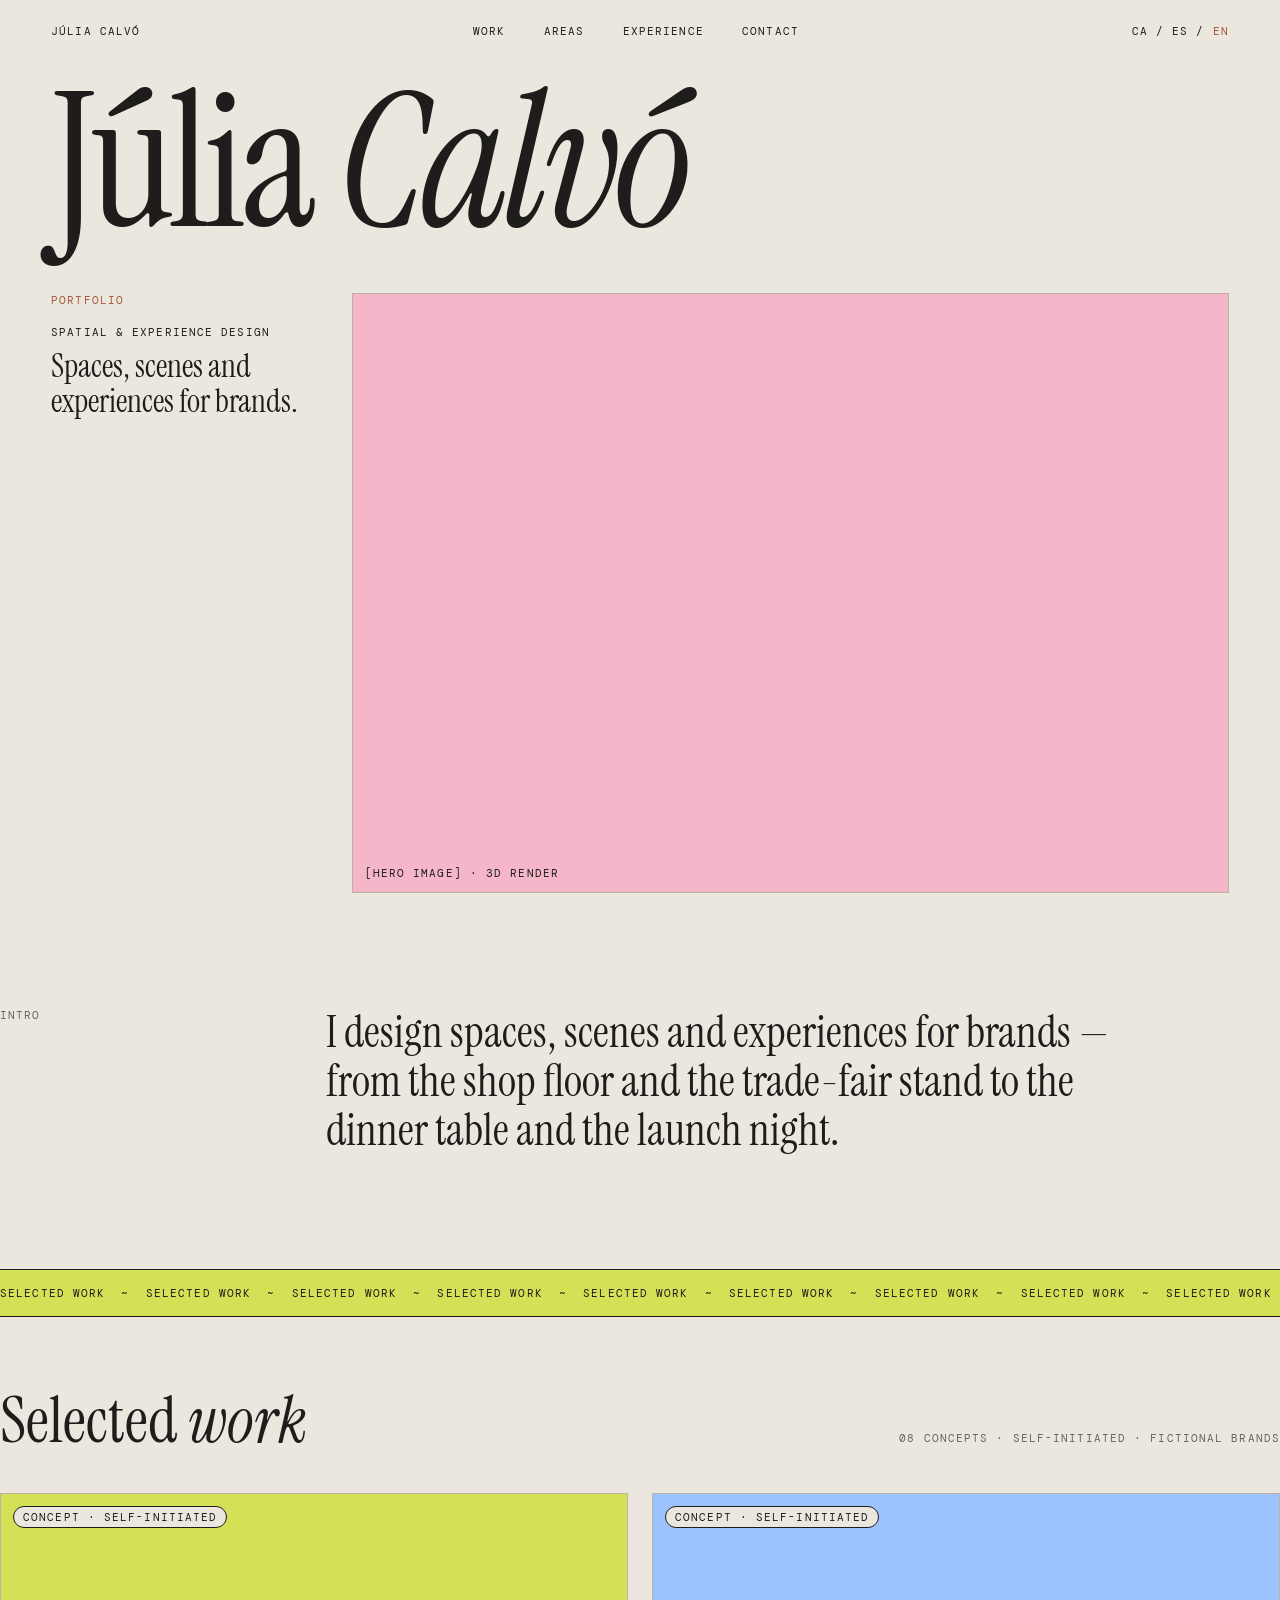
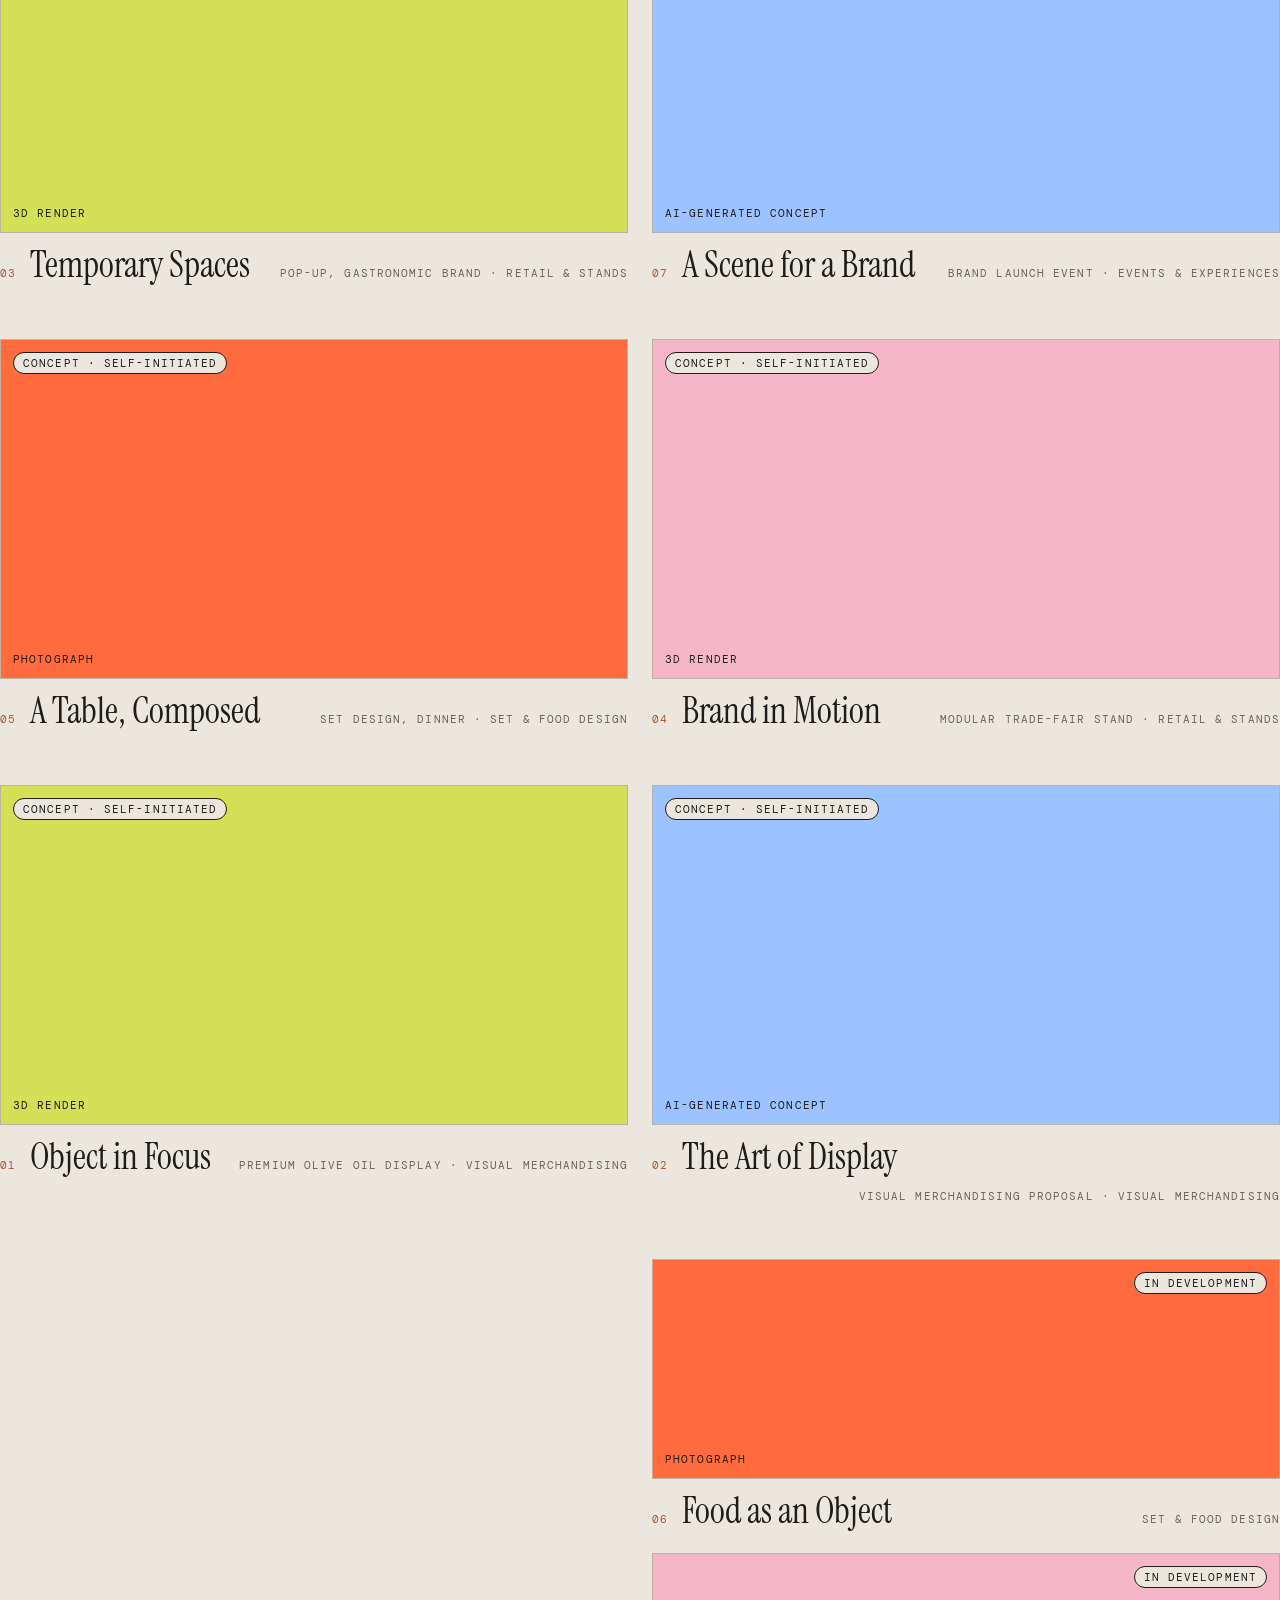
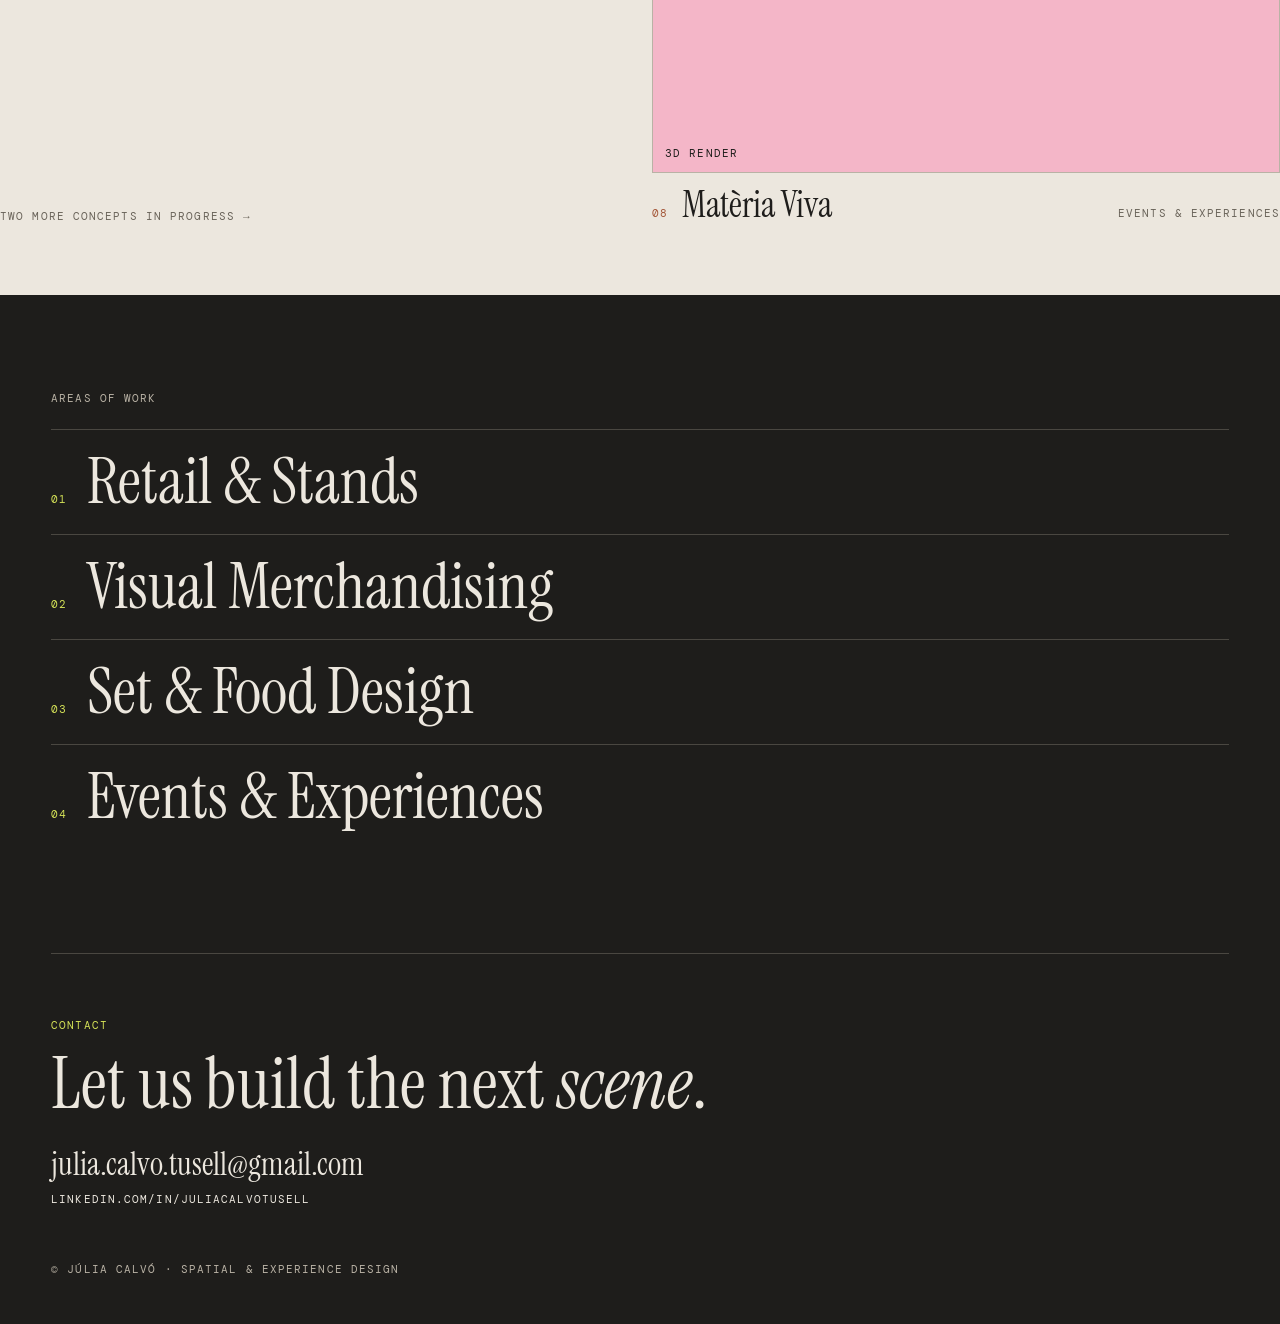
<file: index.html>
<!doctype html><html lang="en"><head><meta charset="utf-8"><meta name="viewport" content="width=device-width,initial-scale=1"><title>Júlia Calvó — Spatial & Experience Design</title><meta name="description" content="Spatial & Experience Design — Spaces, scenes and experiences for brands."><link rel="preconnect" href="https://fonts.googleapis.com"><link href="https://fonts.googleapis.com/css2?family=DM+Mono&family=Inter:wght@400;500&family=Instrument+Serif:ital@0;1&display=swap" rel="stylesheet"><link rel="stylesheet" href="style.css"></head><body><div class="w"><header class="hd m"><a href="index.html">Júlia Calvó</a><nav><a href="index.html#work">Work</a><a href="index.html#areas">Areas</a><a href="experience.html">Experience</a><a href="contact.html">Contact</a></nav><span><a href="#" title="Coming soon">CA</a> / <a href="#" title="Coming soon">ES</a> / <a href="#" class="a">EN</a></span></header></div><main><section class="w"><h1 class="s big" style="margin-top:8px">Júlia <i>Calvó</i></h1><div class="g" style="margin-top:36px"><div class="s3"><p class="m a">Portfolio</p><p class="m" style="margin-top:18px">Spatial &amp; Experience Design</p><p class="s" style="font-size:32px;margin-top:10px;line-height:1.1">Spaces, scenes and experiences for brands.</p></div><div class="ph c0 hero s9"><span class="m">[Hero image] · 3D render</span></div></div></section><section class="w g" style="padding:clamp(56px,9vw,120px) 0"><p class="m k s3">Intro</p><p class="s s8" style="font-size:clamp(28px,3.4vw,48px);line-height:1.12">I design spaces, scenes and experiences for brands — from the shop floor and the trade-fair stand to the dinner table and the launch night.</p></section><div class="tick m" aria-hidden="true">Selected work &nbsp;~&nbsp; Selected work &nbsp;~&nbsp; Selected work &nbsp;~&nbsp; Selected work &nbsp;~&nbsp; Selected work &nbsp;~&nbsp; Selected work &nbsp;~&nbsp; Selected work &nbsp;~&nbsp; Selected work &nbsp;~&nbsp; Selected work &nbsp;~&nbsp; Selected work &nbsp;~&nbsp; </div><section class="w sec" id="work" style="padding:72px 0"><div style="display:flex;justify-content:space-between;align-items:baseline;flex-wrap:wrap;gap:8px;margin-bottom:40px"><h2 class="s" style="font-size:clamp(44px,5vw,64px)">Selected <i>work</i></h2><span class="m k">08 concepts · self-initiated · fictional brands</span></div><div class="g" style="row-gap:56px"><a href="project.html" class="card s6"><div class="ph c1" style="min-height:340px"><span class="m">3D render</span><span class="m t">Concept · Self-initiated</span></div><div class="cap"><span class="m a">03</span><h3 class="s" style="font-size:clamp(28px,3vw,36px)">Temporary Spaces</h3><span class="m k">Pop-up, gastronomic brand · Retail &amp; Stands</span></div></a><a href="project.html" class="card s6"><div class="ph c2" style="min-height:340px"><span class="m">AI-generated concept</span><span class="m t">Concept · Self-initiated</span></div><div class="cap"><span class="m a">07</span><h3 class="s" style="font-size:clamp(28px,3vw,36px)">A Scene for a Brand</h3><span class="m k">Brand launch event · Events &amp; Experiences</span></div></a><a href="project.html" class="card s6"><div class="ph c3" style="min-height:340px"><span class="m">Photograph</span><span class="m t">Concept · Self-initiated</span></div><div class="cap"><span class="m a">05</span><h3 class="s" style="font-size:clamp(28px,3vw,36px)">A Table, Composed</h3><span class="m k">Set design, dinner · Set &amp; Food Design</span></div></a><a href="project.html" class="card s6"><div class="ph c0" style="min-height:340px"><span class="m">3D render</span><span class="m t">Concept · Self-initiated</span></div><div class="cap"><span class="m a">04</span><h3 class="s" style="font-size:clamp(28px,3vw,36px)">Brand in Motion</h3><span class="m k">Modular trade-fair stand · Retail &amp; Stands</span></div></a><a href="project.html" class="card s6"><div class="ph c1" style="min-height:340px"><span class="m">3D render</span><span class="m t">Concept · Self-initiated</span></div><div class="cap"><span class="m a">01</span><h3 class="s" style="font-size:clamp(28px,3vw,36px)">Object in Focus</h3><span class="m k">Premium olive oil display · Visual Merchandising</span></div></a><a href="project.html" class="card s6"><div class="ph c2" style="min-height:340px"><span class="m">AI-generated concept</span><span class="m t">Concept · Self-initiated</span></div><div class="cap"><span class="m a">02</span><h3 class="s" style="font-size:clamp(28px,3vw,36px)">The Art of Display</h3><span class="m k">Visual merchandising proposal · Visual Merchandising</span></div></a><p class="m k s6" style="align-self:end">Two more concepts in progress →</p><div class="s6 g" style="padding:0"><a href="project.html" class="card "><div class="ph c3" style="min-height:220px"><span class="m">Photograph</span><span class="m t r">In development</span></div><div class="cap"><span class="m a">06</span><h3 class="s" style="font-size:clamp(28px,3vw,36px)">Food as an Object</h3><span class="m k">Set &amp; Food Design</span></div></a><a href="project.html" class="card "><div class="ph c0" style="min-height:220px"><span class="m">3D render</span><span class="m t r">In development</span></div><div class="cap"><span class="m a">08</span><h3 class="s" style="font-size:clamp(28px,3vw,36px)">Matèria Viva</h3><span class="m k">Events &amp; Experiences</span></div></a></div></div></section><section class="dk" id="areas"><div class="w" style="padding-block:96px 104px"><p class="m" style="color:#B9B2A5;margin-bottom:24px">Areas of work</p><div class="l" style="display:flex;gap:20px;align-items:baseline;padding:20px 0"><span class="m a">01</span><h3 class="s" style="font-size:clamp(34px,5vw,64px)">Retail &amp; Stands</h3></div><div class="l" style="display:flex;gap:20px;align-items:baseline;padding:20px 0"><span class="m a">02</span><h3 class="s" style="font-size:clamp(34px,5vw,64px)">Visual Merchandising</h3></div><div class="l" style="display:flex;gap:20px;align-items:baseline;padding:20px 0"><span class="m a">03</span><h3 class="s" style="font-size:clamp(34px,5vw,64px)">Set &amp; Food Design</h3></div><div class="l" style="display:flex;gap:20px;align-items:baseline;padding:20px 0"><span class="m a">04</span><h3 class="s" style="font-size:clamp(34px,5vw,64px)">Events &amp; Experiences</h3></div></div></section></main><footer class="dk" id="contact"><div class="w" style="padding-bottom:48px"><div class="l" style="padding-top:64px"><p class="m a">Contact</p><h2 class="s" style="font-size:clamp(44px,6vw,72px);margin-top:16px">Let us build the next <i>scene</i>.</h2><p class="s" style="font-size:clamp(22px,3vw,32px);margin-top:28px;word-break:break-all"><a href="mailto:julia.calvo.tusell@gmail.com">julia.calvo.tusell@gmail.com</a></p><p class="m" style="margin-top:12px"><a href="https://linkedin.com/in/juliacalvotusell">linkedin.com/in/juliacalvotusell</a></p></div><p class="m k" style="margin-top:56px">© Júlia Calvó · Spatial &amp; Experience Design</p></div></footer></body></html>
</file>
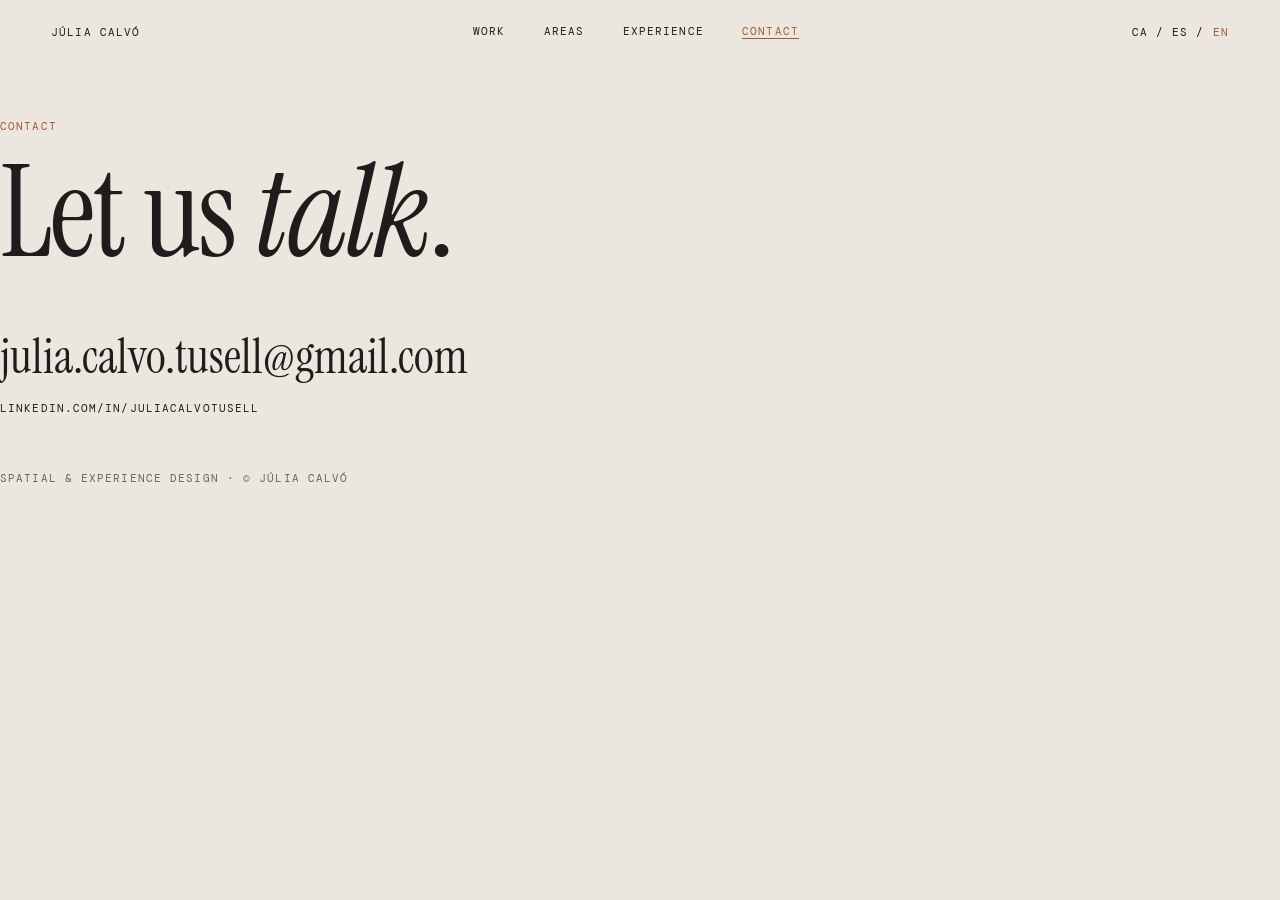
<file: contact.html>
<!doctype html><html lang="en"><head><meta charset="utf-8"><meta name="viewport" content="width=device-width,initial-scale=1"><title>Contact — Júlia Calvó</title><meta name="description" content="Get in touch."><link rel="preconnect" href="https://fonts.googleapis.com"><link href="https://fonts.googleapis.com/css2?family=DM+Mono&family=Inter:wght@400;500&family=Instrument+Serif:ital@0;1&display=swap" rel="stylesheet"><link rel="stylesheet" href="style.css"></head><body><div class="w"><header class="hd m"><a href="index.html">Júlia Calvó</a><nav><a href="index.html#work">Work</a><a href="index.html#areas">Areas</a><a href="experience.html">Experience</a><a href="contact.html" class="on">Contact</a></nav><span><a href="#" title="Coming soon">CA</a> / <a href="#" title="Coming soon">ES</a> / <a href="#" class="a">EN</a></span></header></div><main class="w" style="padding:56px 0 120px"><p class="m a">Contact</p><h1 class="s h1" style="margin-top:16px">Let us <i>talk</i>.</h1><p class="s" style="font-size:clamp(24px,4vw,48px);margin-top:56px;word-break:break-all"><a href="mailto:julia.calvo.tusell@gmail.com">julia.calvo.tusell@gmail.com</a></p><p class="m" style="margin-top:20px"><a href="https://linkedin.com/in/juliacalvotusell">linkedin.com/in/juliacalvotusell</a></p><p class="m k" style="margin-top:56px">Spatial &amp; Experience Design · © Júlia Calvó</p></main></body></html>
</file>
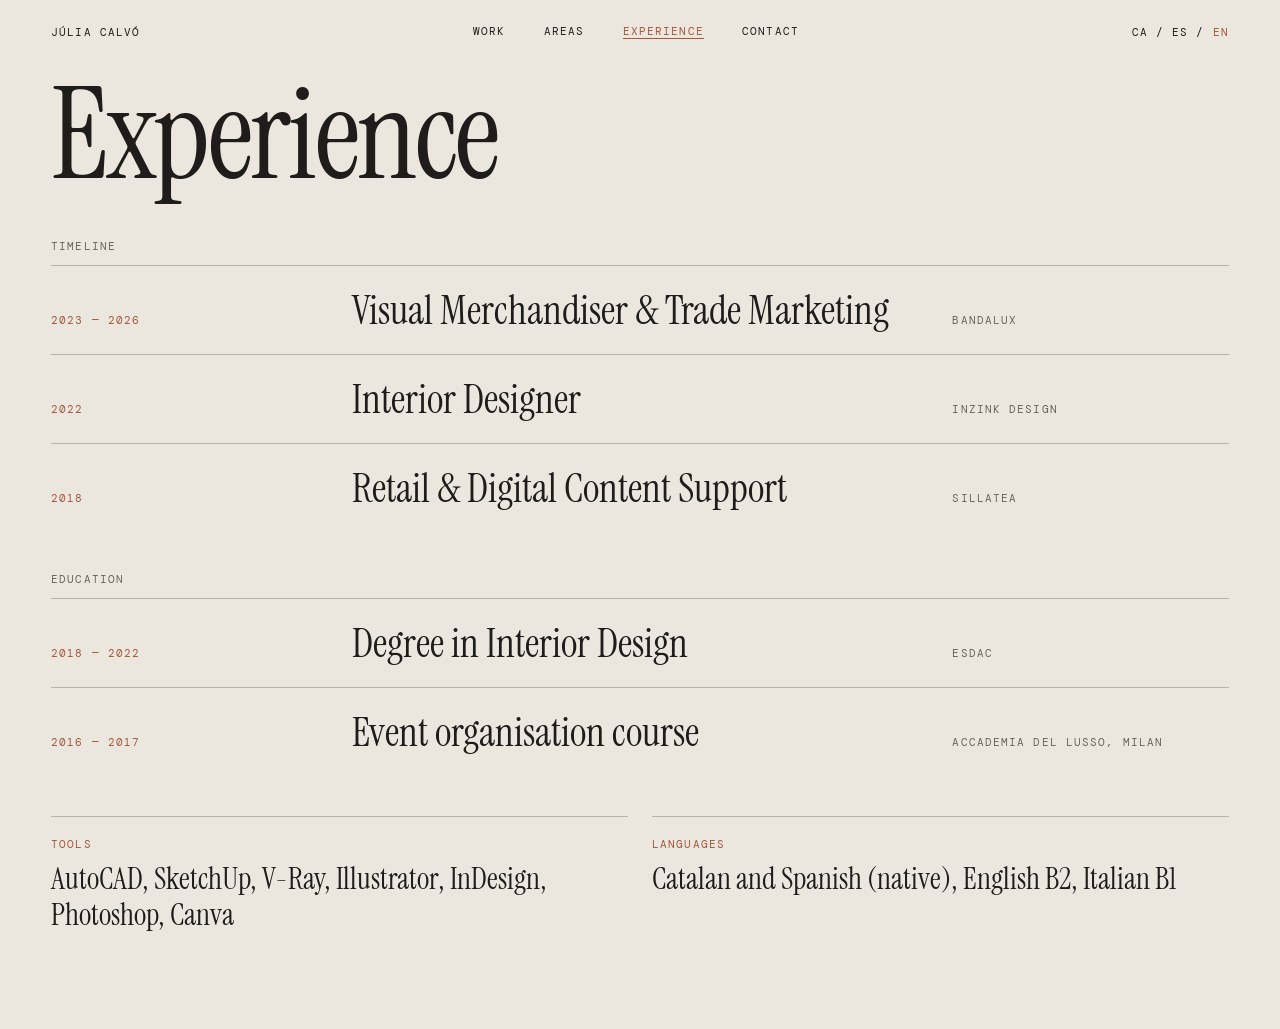
<file: experience.html>
<!doctype html><html lang="en"><head><meta charset="utf-8"><meta name="viewport" content="width=device-width,initial-scale=1"><title>Experience — Júlia Calvó</title><meta name="description" content="Timeline, education, tools and languages."><link rel="preconnect" href="https://fonts.googleapis.com"><link href="https://fonts.googleapis.com/css2?family=DM+Mono&family=Inter:wght@400;500&family=Instrument+Serif:ital@0;1&display=swap" rel="stylesheet"><link rel="stylesheet" href="style.css"></head><body><div class="w"><header class="hd m"><a href="index.html">Júlia Calvó</a><nav><a href="index.html#work">Work</a><a href="index.html#areas">Areas</a><a href="experience.html" class="on">Experience</a><a href="contact.html">Contact</a></nav><span><a href="#" title="Coming soon">CA</a> / <a href="#" title="Coming soon">ES</a> / <a href="#" class="a">EN</a></span></header></div><main class="w"><h1 class="s h1" style="padding:8px 0 40px">Experience</h1><p class="m k" style="margin-bottom:12px">Timeline</p><div class="l g" style="padding:24px 0;align-items:baseline"><span class="m a s3">2023 — 2026</span><h3 class="s s6" style="font-size:clamp(28px,3.4vw,40px)">Visual Merchandiser &amp; Trade Marketing</h3><span class="m k s3">Bandalux</span></div><div class="l g" style="padding:24px 0;align-items:baseline"><span class="m a s3">2022</span><h3 class="s s6" style="font-size:clamp(28px,3.4vw,40px)">Interior Designer</h3><span class="m k s3">Inzink Design</span></div><div class="l g" style="padding:24px 0;align-items:baseline"><span class="m a s3">2018</span><h3 class="s s6" style="font-size:clamp(28px,3.4vw,40px)">Retail &amp; Digital Content Support</h3><span class="m k s3">Sillatea</span></div><p class="m k" style="margin:40px 0 12px">Education</p><div class="l g" style="padding:24px 0;align-items:baseline"><span class="m a s3">2018 — 2022</span><h3 class="s s6" style="font-size:clamp(28px,3.4vw,40px)">Degree in Interior Design</h3><span class="m k s3">ESDAC</span></div><div class="l g" style="padding:24px 0;align-items:baseline"><span class="m a s3">2016 — 2017</span><h3 class="s s6" style="font-size:clamp(28px,3.4vw,40px)">Event organisation course</h3><span class="m k s3">Accademia del Lusso, Milan</span></div><div class="g" style="padding:40px 0 96px"><div class="l s6" style="padding-top:20px"><p class="m a">Tools</p><p class="s" style="font-size:30px;margin-top:10px;line-height:1.2">AutoCAD, SketchUp, V-Ray, Illustrator, InDesign, Photoshop, Canva</p></div><div class="l s6" style="padding-top:20px"><p class="m a">Languages</p><p class="s" style="font-size:30px;margin-top:10px;line-height:1.2">Catalan and Spanish (native), English B2, Italian B1</p></div></div></main></body></html>
</file>
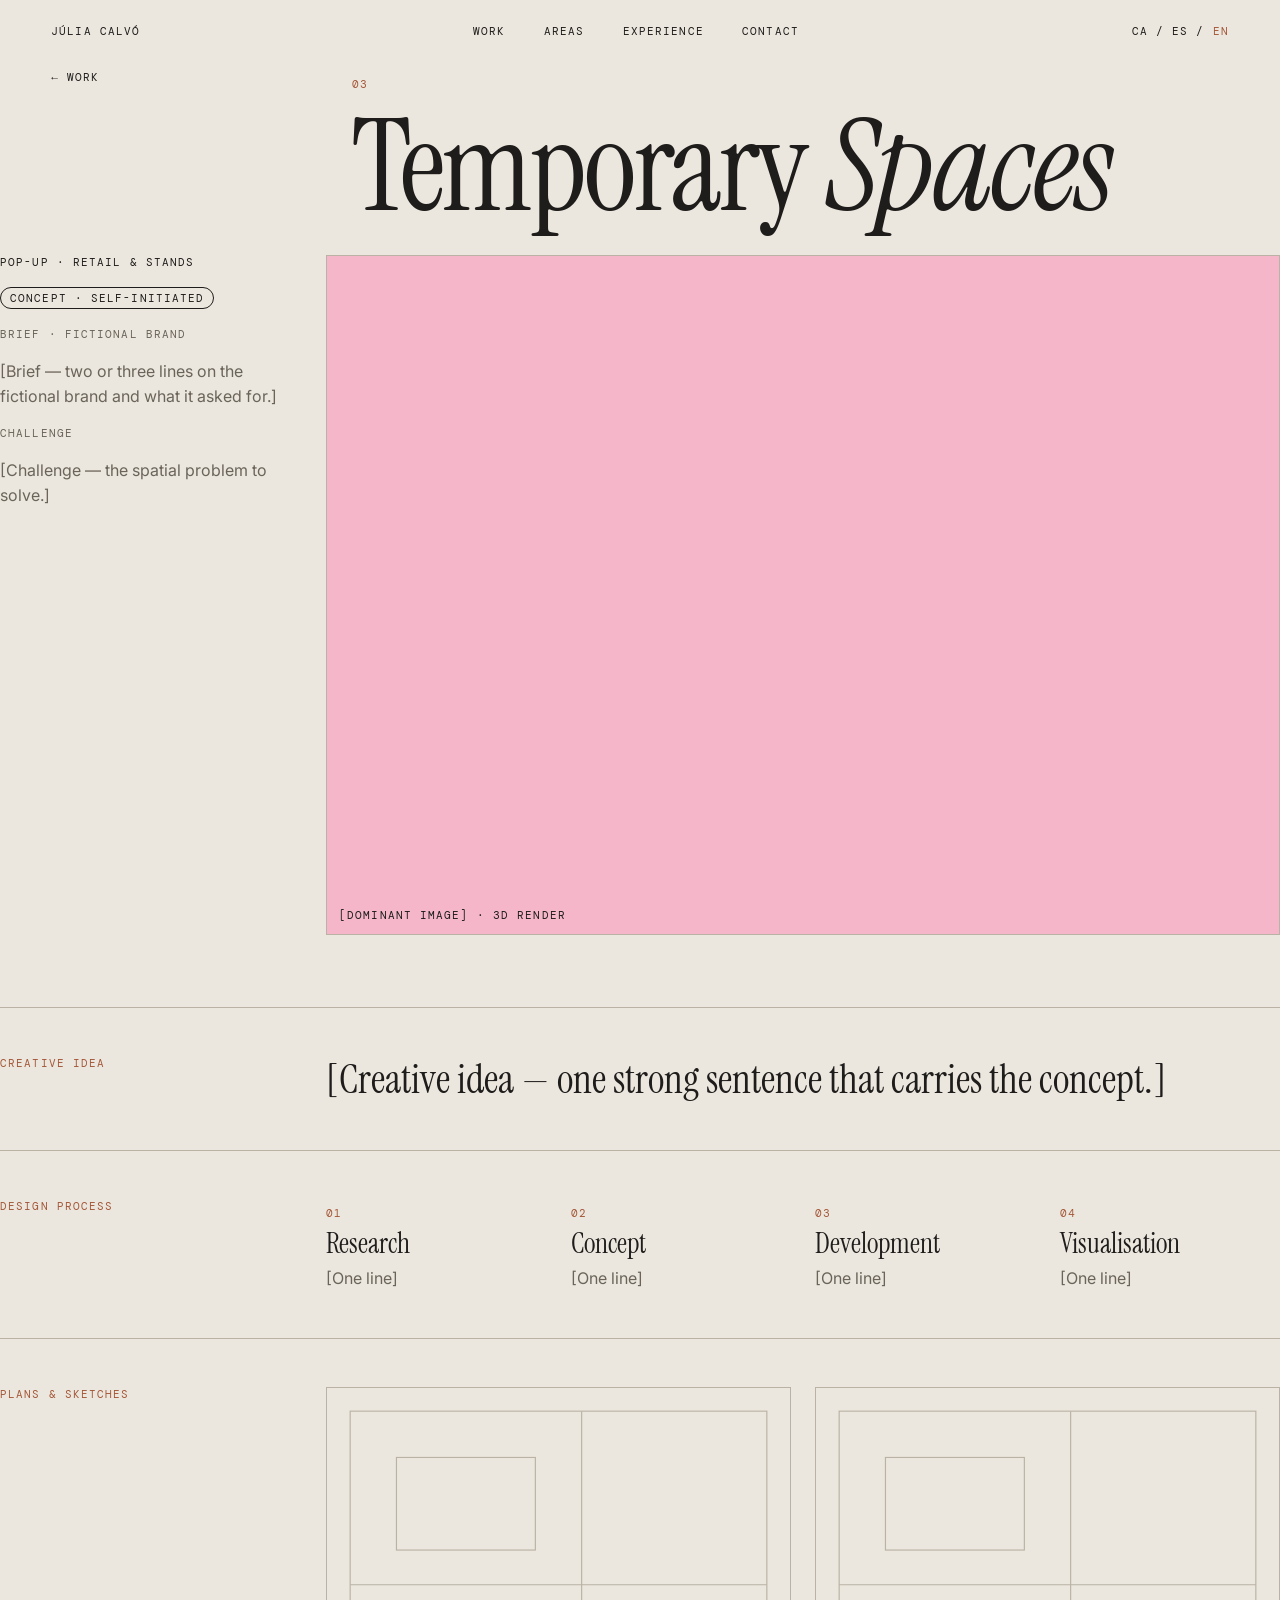
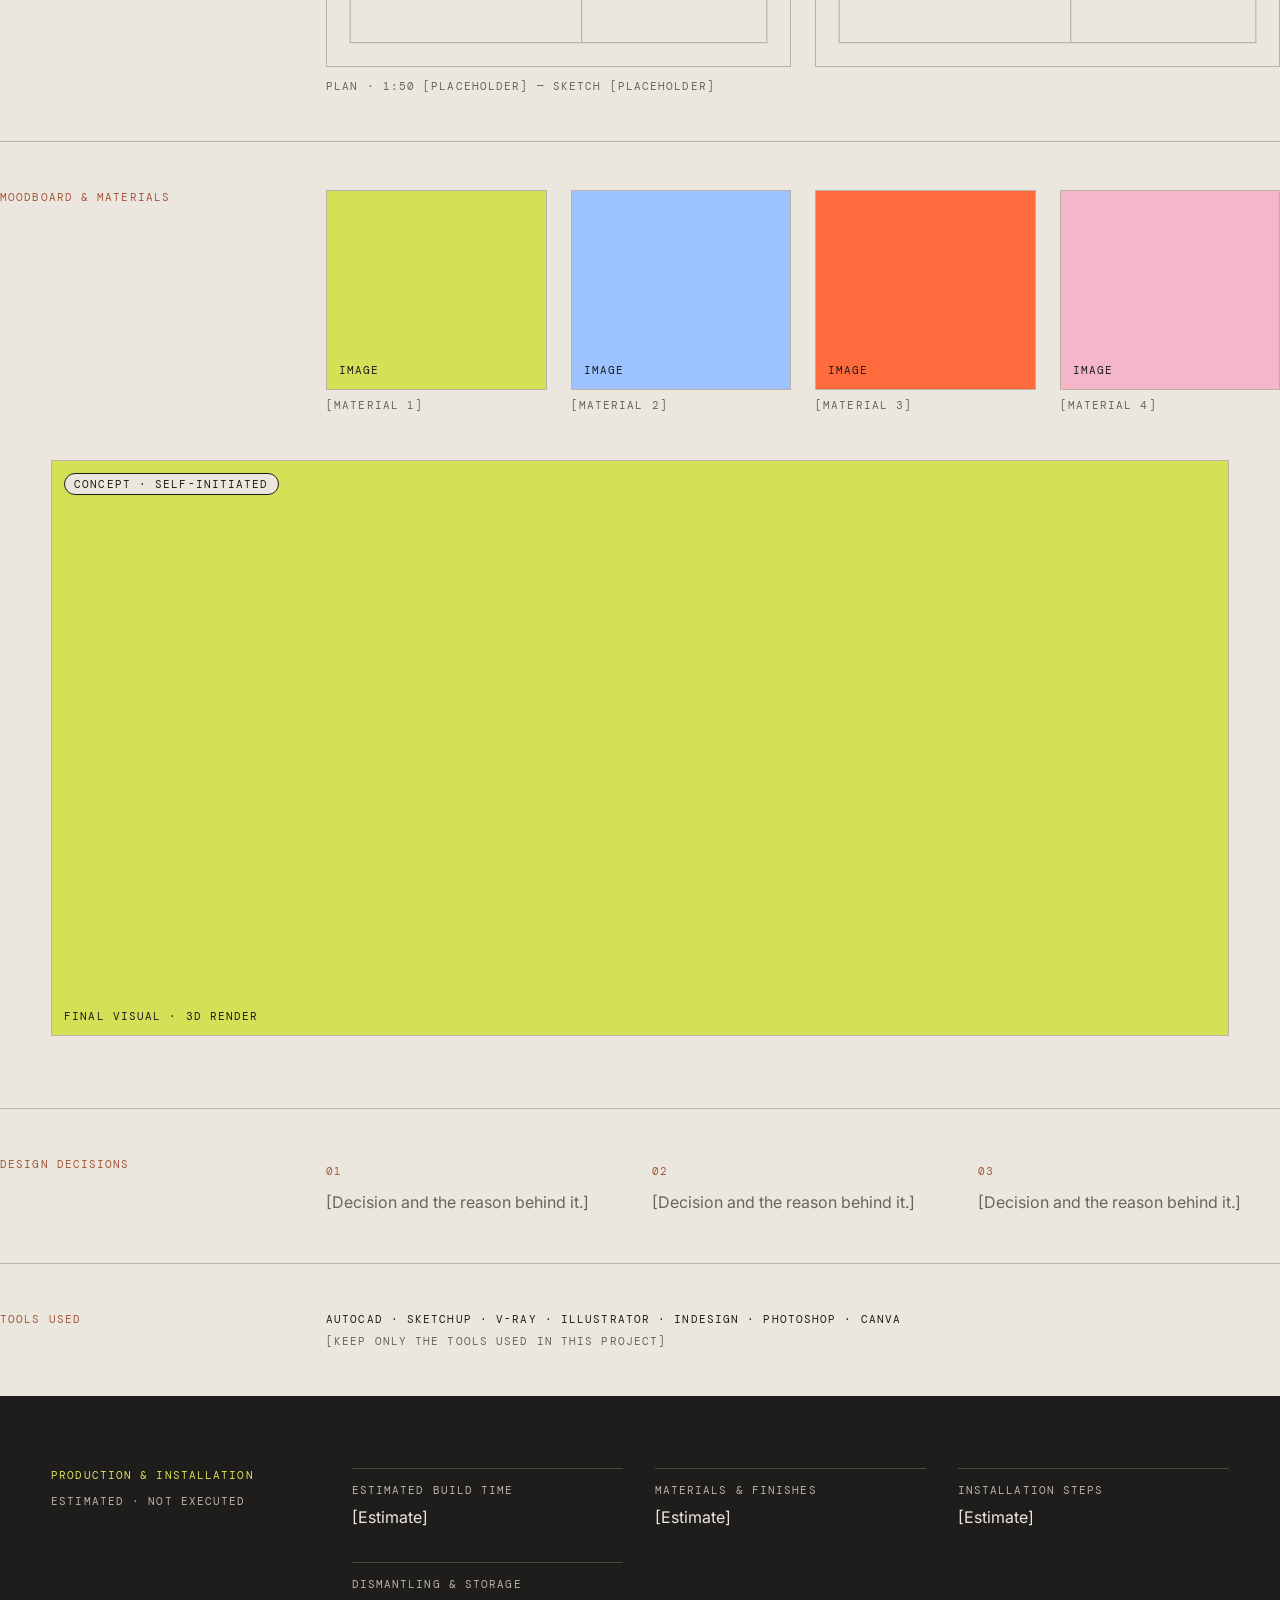
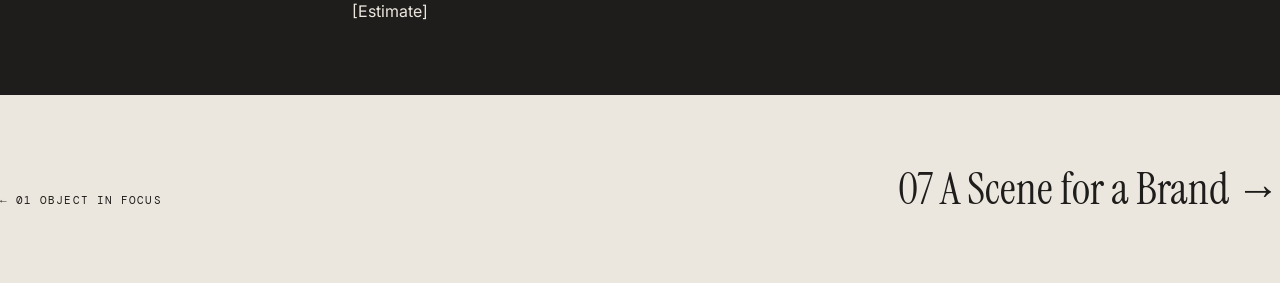
<file: project.html>
<!doctype html><html lang="en"><head><meta charset="utf-8"><meta name="viewport" content="width=device-width,initial-scale=1"><title>Temporary Spaces — Júlia Calvó</title><meta name="description" content="Concept project, self-initiated, fictional brand."><link rel="preconnect" href="https://fonts.googleapis.com"><link href="https://fonts.googleapis.com/css2?family=DM+Mono&family=Inter:wght@400;500&family=Instrument+Serif:ital@0;1&display=swap" rel="stylesheet"><link rel="stylesheet" href="style.css"></head><body><div class="w"><header class="hd m"><a href="index.html">Júlia Calvó</a><nav><a href="index.html#work">Work</a><a href="index.html#areas">Areas</a><a href="experience.html">Experience</a><a href="contact.html">Contact</a></nav><span><a href="#" title="Coming soon">CA</a> / <a href="#" title="Coming soon">ES</a> / <a href="#" class="a">EN</a></span></header></div><main><section class="w g" style="padding-top:8px"><a href="index.html#work" class="m s3">← Work</a><div class="s9"><span class="m a">03</span><h1 class="s h1" style="margin-top:8px">Temporary <i>Spaces</i></h1></div></section><section class="w g" style="padding:24px 0 72px"><div class="s3" style="display:grid;gap:18px;align-content:start"><p class="m">Pop-up · Retail &amp; Stands</p><span class="m t" style="justify-self:start">Concept · Self-initiated</span><p class="m k">Brief · Fictional brand</p><p class="k">[Brief — two or three lines on the fictional brand and what it asked for.]</p><p class="m k">Challenge</p><p class="k">[Challenge — the spatial problem to solve.]</p></div><div class="ph c0 dom s9"><span class="m">[Dominant image] · 3D render</span></div></section><section class="w g sec l"><p class="m a s3">Creative idea</p><div class="s9"><p class="s" style="font-size:clamp(28px,3.4vw,40px);line-height:1.15">[Creative idea — one strong sentence that carries the concept.]</p></div></section><section class="w g sec l"><p class="m a s3">Design process</p><div class="s9"><div class="row"><div><span class="m a">01</span><p class="s" style="font-size:28px;margin-top:6px">Research</p><p class="k" style="margin-top:8px">[One line]</p></div><div><span class="m a">02</span><p class="s" style="font-size:28px;margin-top:6px">Concept</p><p class="k" style="margin-top:8px">[One line]</p></div><div><span class="m a">03</span><p class="s" style="font-size:28px;margin-top:6px">Development</p><p class="k" style="margin-top:8px">[One line]</p></div><div><span class="m a">04</span><p class="s" style="font-size:28px;margin-top:6px">Visualisation</p><p class="k" style="margin-top:8px">[One line]</p></div></div></div></section><section class="w g sec l"><p class="m a s3">Plans &amp; sketches</p><div class="s9"><div class="row" style="grid-template-columns:repeat(auto-fit,minmax(260px,1fr))"><div class="ph pl" style="padding:0;min-height:0"><svg viewBox="0 0 400 240" width="100%" role="img" aria-label="Plan placeholder"><g fill="none" stroke="#B9B2A5"><rect x="20" y="20" width="360" height="200"/><rect x="60" y="60" width="120" height="80"/><path d="M220 20V220M20 170H380"/></g></svg></div><div class="ph pl" style="padding:0;min-height:0"><svg viewBox="0 0 400 240" width="100%" role="img" aria-label="Plan placeholder"><g fill="none" stroke="#B9B2A5"><rect x="20" y="20" width="360" height="200"/><rect x="60" y="60" width="120" height="80"/><path d="M220 20V220M20 170H380"/></g></svg></div></div><p class="m k" style="margin-top:12px">Plan · 1:50 [placeholder] — Sketch [placeholder]</p></div></section><section class="w g sec l"><p class="m a s3">Moodboard &amp; materials</p><div class="s9"><div class="row"><div><div class="ph c1" style="min-height:200px"><span class="m">Image</span></div><p class="m k" style="margin-top:8px">[Material 1]</p></div><div><div class="ph c2" style="min-height:200px"><span class="m">Image</span></div><p class="m k" style="margin-top:8px">[Material 2]</p></div><div><div class="ph c3" style="min-height:200px"><span class="m">Image</span></div><p class="m k" style="margin-top:8px">[Material 3]</p></div><div><div class="ph c0" style="min-height:200px"><span class="m">Image</span></div><p class="m k" style="margin-top:8px">[Material 4]</p></div></div></div></section><section class="w" style="padding-bottom:72px"><div class="ph c1" style="min-height:clamp(260px,45vw,640px)"><span class="m">Final visual · 3D render</span><span class="m t">Concept · Self-initiated</span></div></section><section class="w g sec l"><p class="m a s3">Design decisions</p><div class="s9"><div class="row"><div><span class="m a">01</span><p class="k" style="margin-top:8px">[Decision and the reason behind it.]</p></div><div><span class="m a">02</span><p class="k" style="margin-top:8px">[Decision and the reason behind it.]</p></div><div><span class="m a">03</span><p class="k" style="margin-top:8px">[Decision and the reason behind it.]</p></div></div></div></section><section class="w g sec l"><p class="m a s3">Tools used</p><div class="s9"><p class="m">AutoCAD · SketchUp · V-Ray · Illustrator · InDesign · Photoshop · Canva</p><p class="m k" style="margin-top:8px">[Keep only the tools used in this project]</p></div></section><section class="dk"><div class="w g" style="padding-block:72px"><div class="s3"><p class="m a">Production &amp; installation</p><p class="m k" style="margin-top:12px">Estimated · not executed</p></div><div class="s9 row" style="grid-template-columns:repeat(auto-fit,minmax(240px,1fr));gap:32px"><div class="l" style="padding-top:14px"><p class="m k">Estimated build time</p><p style="margin-top:8px">[Estimate]</p></div><div class="l" style="padding-top:14px"><p class="m k">Materials &amp; finishes</p><p style="margin-top:8px">[Estimate]</p></div><div class="l" style="padding-top:14px"><p class="m k">Installation steps</p><p style="margin-top:8px">[Estimate]</p></div><div class="l" style="padding-top:14px"><p class="m k">Dismantling &amp; storage</p><p style="margin-top:8px">[Estimate]</p></div></div></div></section><section class="w" style="padding:72px 0;display:flex;justify-content:space-between;align-items:baseline;flex-wrap:wrap;gap:16px"><a href="project.html" class="m">← 01 Object in Focus</a><a href="project.html" class="s" style="font-size:clamp(28px,3.5vw,44px)">07 A Scene for a Brand →</a></section></main></body></html>
</file>
<file: style.css>
*{box-sizing:border-box}body{margin:0;background:#ECE7DE;color:#1E1D1B;font:16px/1.55 Inter,sans-serif}
h1,h2,h3,p{margin:0}.s{font-family:'Instrument Serif',serif;font-weight:400;line-height:1}
.m{font:11px 'DM Mono',monospace;letter-spacing:.1em;text-transform:uppercase}
.a{color:#A4583A}.k{color:#6A645A}a{color:inherit;text-decoration:none}a:hover{color:#A4583A}
.w{max-width:1440px;margin:0 auto;padding:0 clamp(20px,4vw,56px)}
.g{display:grid;grid-template-columns:repeat(12,1fr);gap:24px}.g>*{grid-column:span 12}
.hd{display:flex;justify-content:space-between;align-items:center;flex-wrap:wrap;gap:12px 32px;padding:24px 0}
.hd nav{display:flex;gap:clamp(14px,3vw,40px);flex-wrap:wrap}.on{color:#A4583A;border-bottom:1px solid #A4583A}
.ph{background:#DDD7CB;border:1px solid #B9B2A5;position:relative;display:flex;align-items:flex-end;padding:12px;min-height:220px;transition:filter .3s}
.ph .m{color:#1E1D1B}.c0{background:#F4B6C8}.c1{background:#D4E157}.c2{background:#9CC3FF}.c3{background:#FF6B3D}.pl{background:#ECE7DE}
.card{display:block}.card:hover .ph{filter:saturate(1.3) brightness(.95)}
.t{display:inline-block;border:1px solid #1E1D1B;border-radius:99px;padding:3px 9px;background:#ECE7DE}
.ph .t{position:absolute;top:12px;left:12px}.ph .t.r{left:auto;right:12px}
.l{border-top:1px solid #B9B2A5}.sec{padding:48px 0}
.dk{background:#1E1D1B;color:#ECE7DE}.dk .a{color:#D4E157}.dk .l{border-color:#4a4741}.dk .k{color:#B9B2A5}
.tick{background:#D4E157;border-block:1px solid #1E1D1B;padding:16px 0;white-space:nowrap;overflow:hidden}
.cap{display:flex;gap:14px;align-items:baseline;flex-wrap:wrap;padding-top:14px}.cap .k{margin-left:auto}
.big{font-size:clamp(64px,14.6vw,210px);letter-spacing:-.03em}.h1{font-size:clamp(56px,10vw,150px);letter-spacing:-.02em}
.row{display:grid;grid-template-columns:repeat(auto-fit,minmax(200px,1fr));gap:24px}
a:focus-visible{outline:2px solid #A4583A;outline-offset:3px}
@media(min-width:801px){.s3{grid-column:span 3}.s6{grid-column:span 6}.s8{grid-column:span 8}.s9{grid-column:span 9}.ph.hero{min-height:600px}.ph.dom{min-height:680px}}
@media(prefers-reduced-motion:reduce){*{transition:none!important}}
</file>
